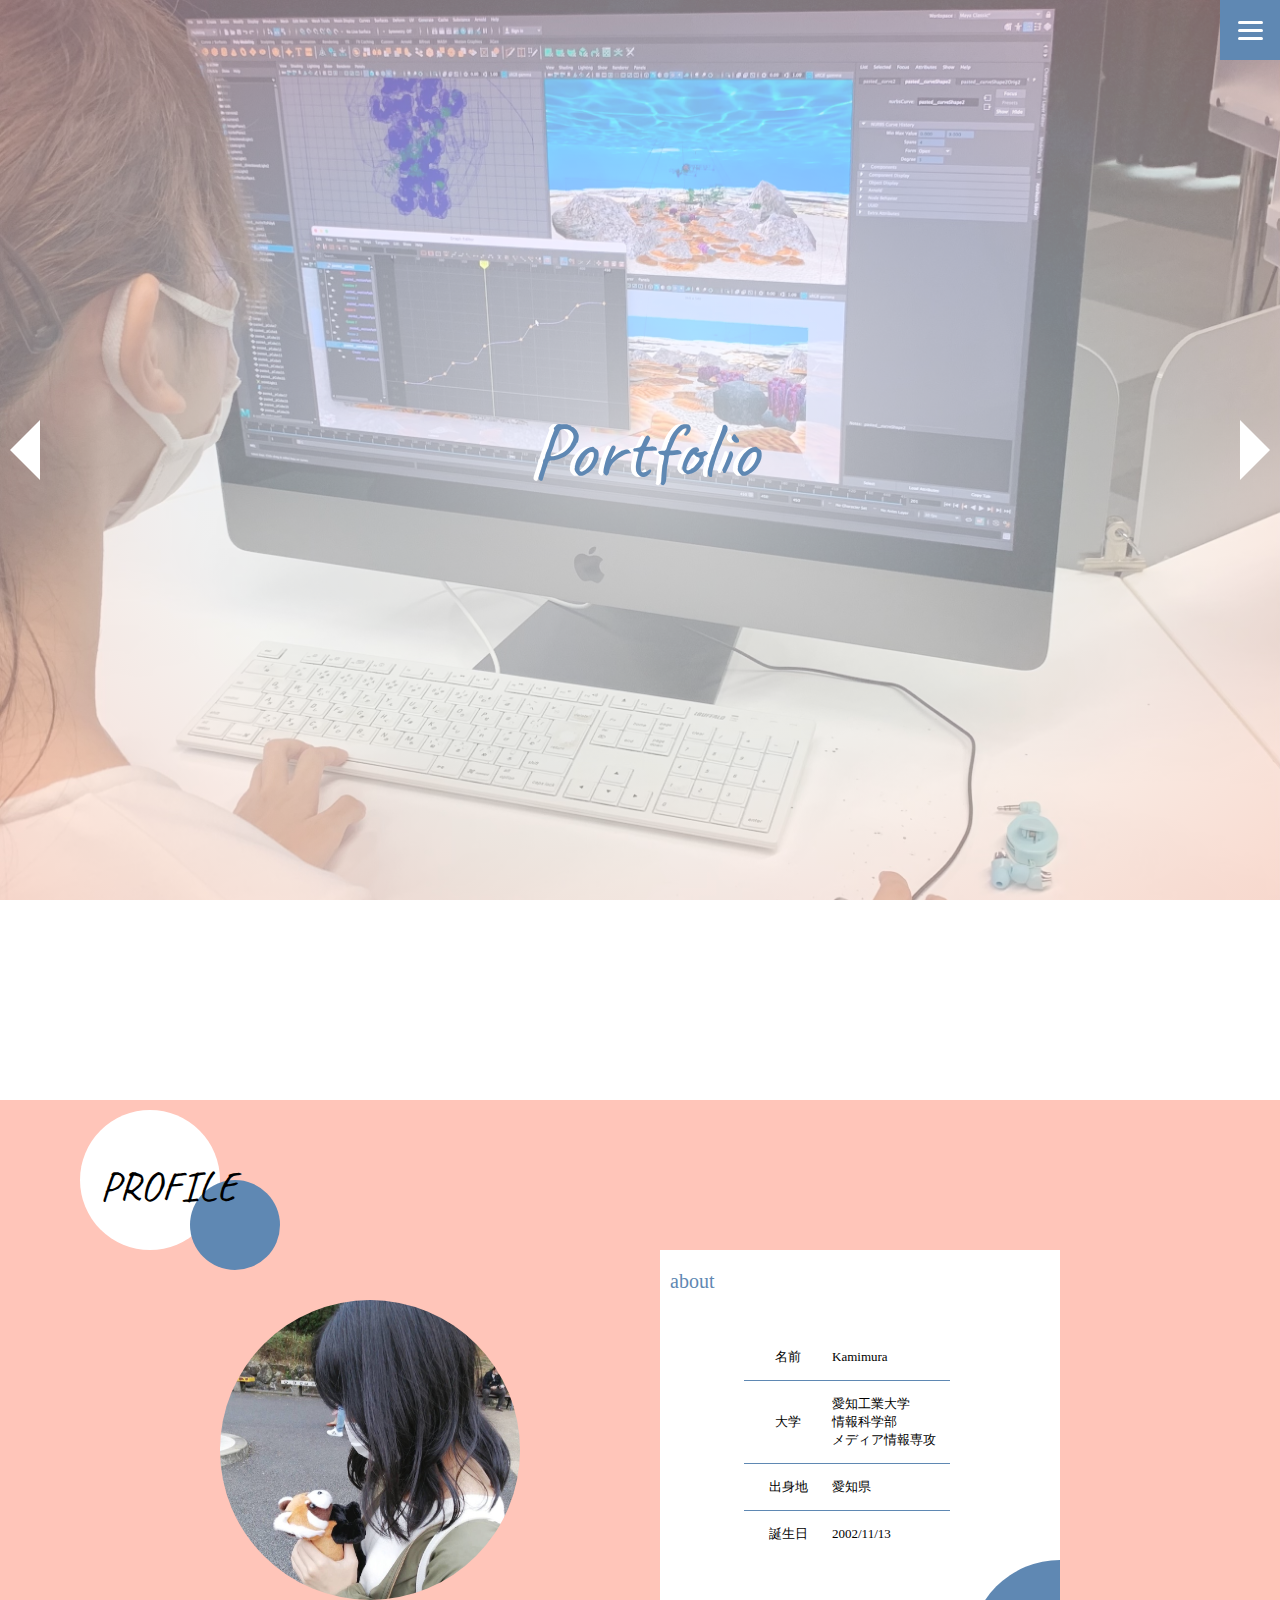
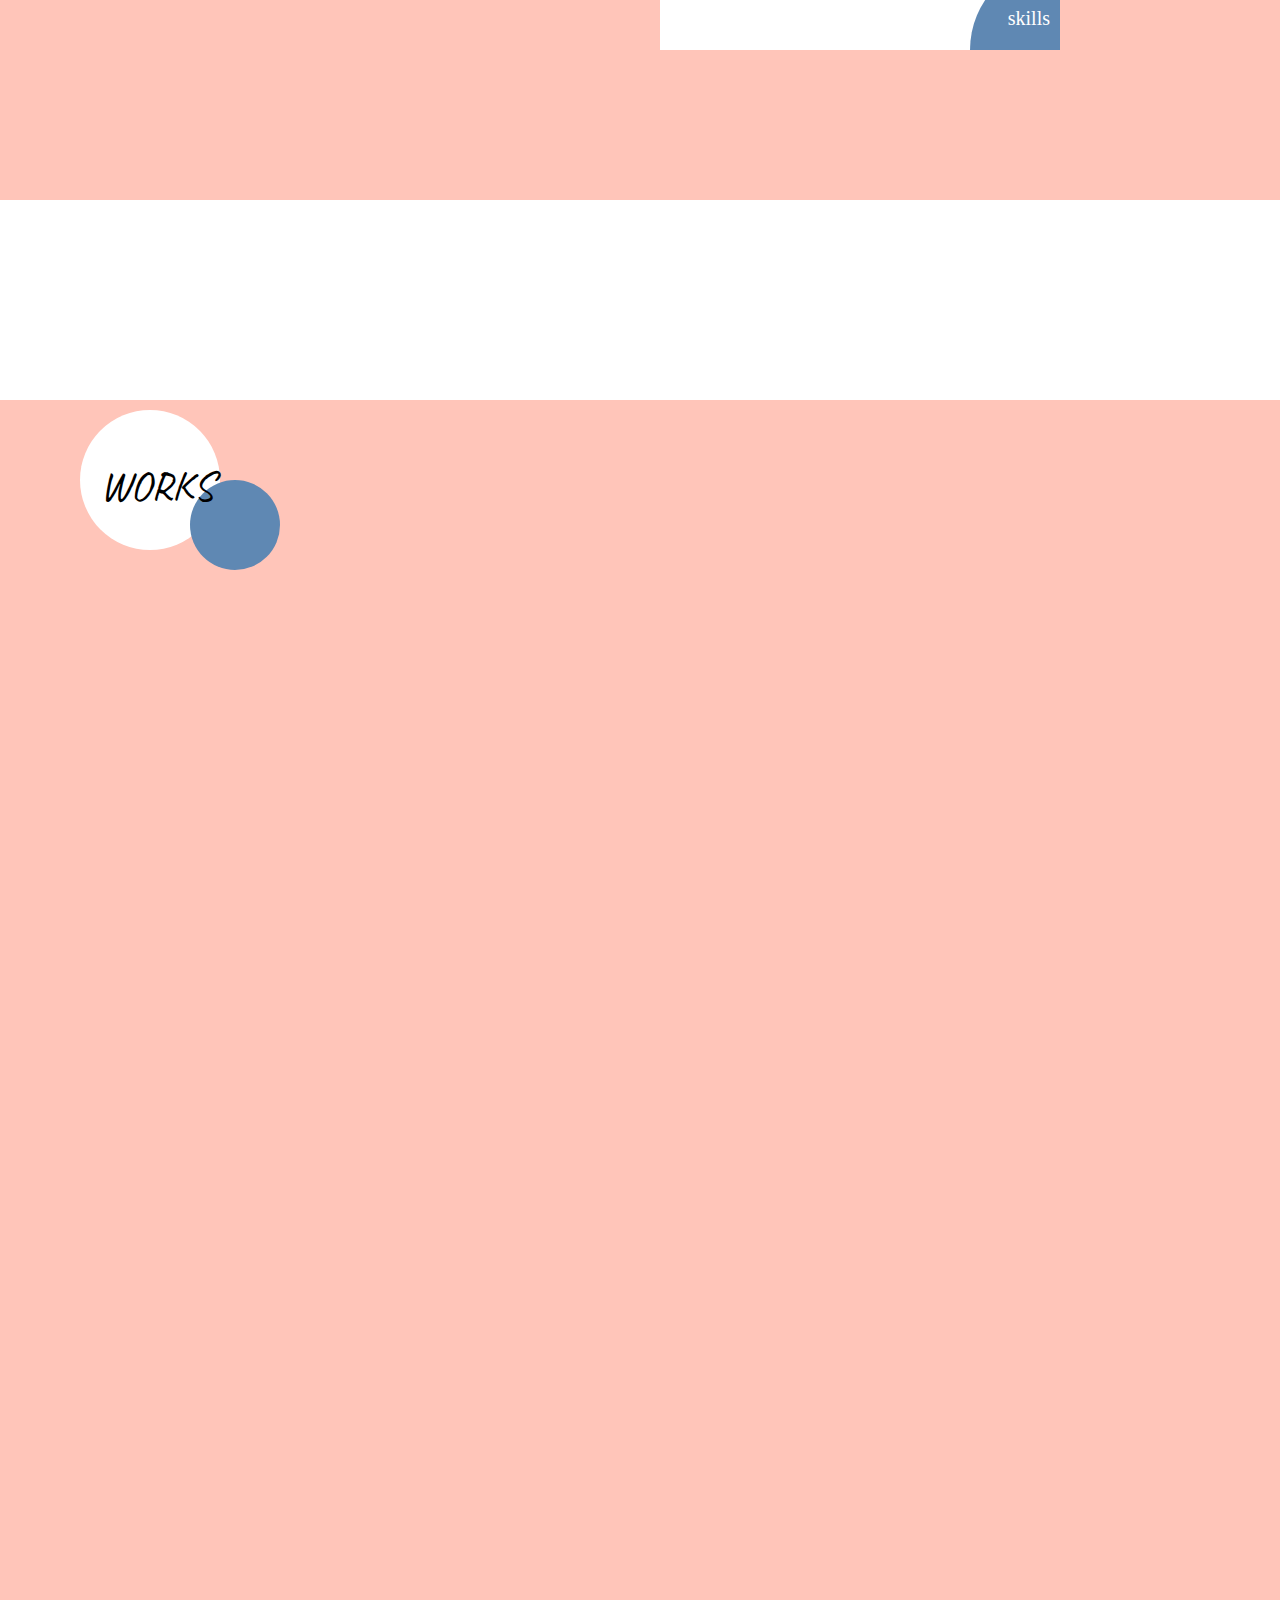
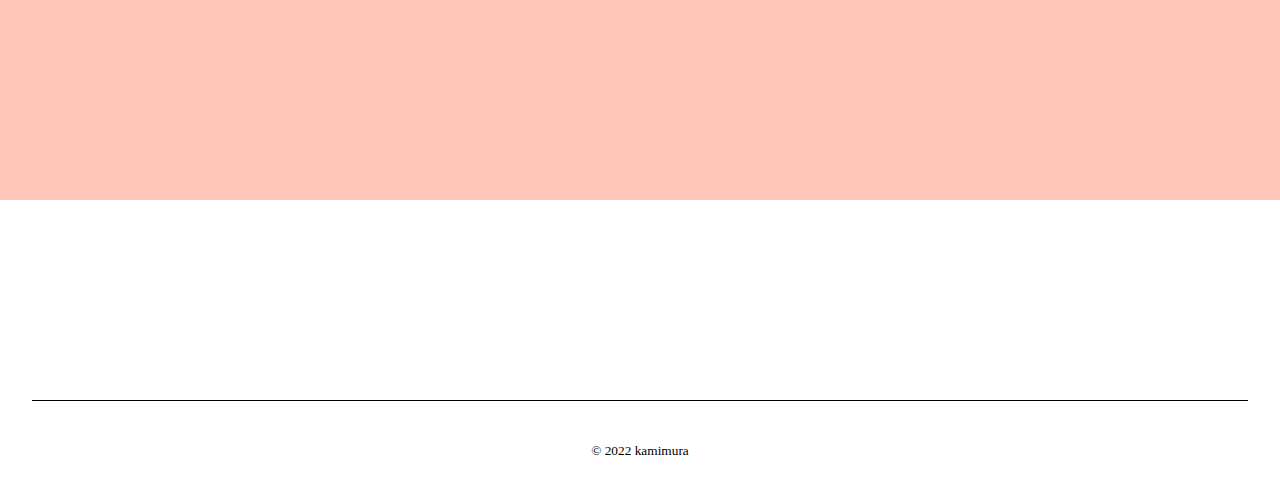
<file: index.html>
<!DOCTYPE html>
<html lang="ja">
<head>
    <meta charset="UTF-8">
    <meta http-equiv="X-UA-Compatible" content="IE=edge">
    <meta name="viewport" content="width=device-width, initial-scale=1.0">

    <!-- 検索流入を防ぐ -->
    <meta name="robots" content="noindex,nofollow">
    
    <title>Portfolio</title>
    <link rel="stylesheet" href="main_style.css">
    <link rel="stylesheet" href="menu.css">
    <style>
        @import url('https://fonts.googleapis.com/css2?family=Caveat&display=swap');
    </style>
    <script src="main.js" defer></script>
</head>
<body>
    <header>
        <div class="hamburger-menu">
            <input type="checkbox" id="menu-btn-check">
            <label for="menu-btn-check" class="menu-btn">
                <span></span>
            </label>
            <!--ここからメニュー-->
            <div class="menu-content">
                <ul>
                    <li class="top">
                        <a href="index.html" class="menu-link">TOP</a>
                        <small>profile / works</small>
                    </li>
                    <li>
                        <a href="my_logo.html" class="menu-link">MY LOGO</a>
                    </li>
                    <li>
                        <a href="poster_design.html" class="menu-link">POSTER DESIGN</a>
                    </li>
                    <li>
                        <a href="sketch_rendering.html" class="menu-link">SKETCH/RENDERING</a>
                    </li>
                    <li>
                        <a href="2D_animation.html" class="menu-link">2D ANIMATION</a>
                    </li>
                    <li>
                        <a href="3DCG.html" class="menu-link">3DCG</a>
                    </li>
                </ul>
            </div>
            <!--ここまでメニュー-->
        </div>
    </header>

    <main>
        <section id="hero">
            <h1>Portfolio</h1>
            <div id="sc-to-left"></div>
            <div id="sc-to-right"></div>
        </section>
    
        <section id="profile">
            <h2>PROFILE</h2>
            <div class="w_circle"></div>
            <div class="b_circle"></div>
            <div class="contents">
                <img src="./img/profile.JPG" alt="自分のアイコン">
                <div class="text_container">
                    <div class="about_btn"><p>about</p></div>
                    <div class="skills_btn"><p>skills</p></div>
                    <div class="about">
                        <table>
                            <tbody>
                              <tr><th>名前</th><td>Kamimura</td></tr>
                              <tr><th>大学</th><td>愛知工業大学<br>情報科学部<br>メディア情報専攻</td></tr>
                              <tr><th>出身地</th><td>愛知県</td></tr>
                              <tr><th>誕生日</th><td>2002/11/13</td></tr>
                            </tbody>
                          </table>
                    </div>
                    <div class="skills">
                        <table>
                            <tbody>
                                <tr><th>資格</th><td>CGクリエイター検定<br>エキスパート</td></tr>
                                <tr><th>経験</th><td>C, Java, JavaScript, HTML5, CSS, Maya, Illustrator,Photoshop</td></tr>
                                <tr><th>受賞歴</th><td>CG-ARTS賞<br>(2021年後期)</td></tr>
                            </tbody>
                        </table>
                    </div>
                </div>
            </div>
        </section>
    
        <section id="works">
            <h2>WORKS</h2>
            <div class="w_circle"></div>
            <div class="b_circle"></div>
            <ul>
                <li id="logo">
                    <div>
                        <a href="my_logo.html">MY LOGO</a>
                    </div>
                </li>
                <li id="poster">
                    <div>
                        <a href="poster_design.html">POSTER DESIGN</a>
                    </div>
                </li>
                <li id="sketch">
                    <div>
                        <a href="sketch_rendering.html">SKETCH/RENDERING</a>
                    </div>
                </li>
                <li id="anime">
                    <div>
                        <a href="2D_animation.html">2D ANIMATION</a>
                    </div>
                </li>
                <li id="CG">
                    <div>
                        <a href="3DCG.html">3DCG</a>
                    </div>
                </li>
            </ul>
        </section>
    </main>

    <footer>
        <div>
            <small>
                &copy; 2022 kamimura
            </small>
        </div>
    </footer>
</body>
</html>
</file>
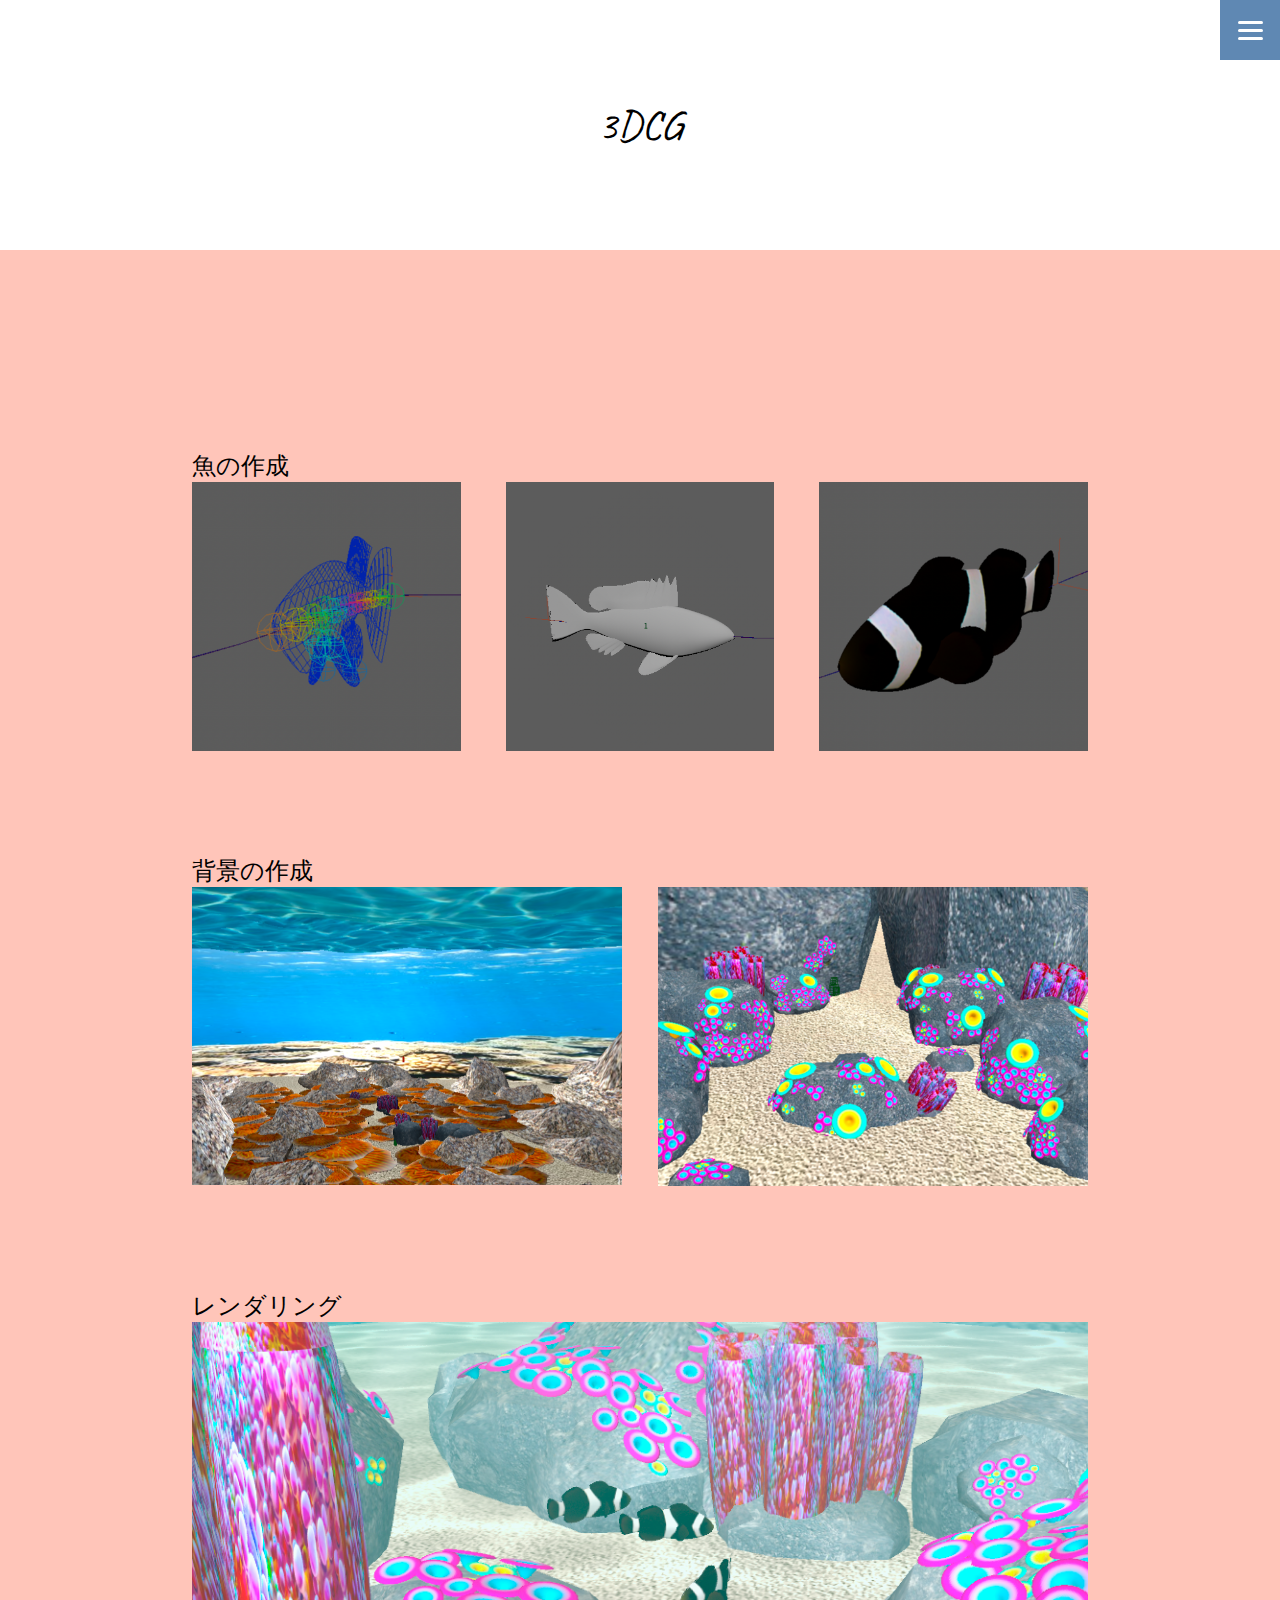
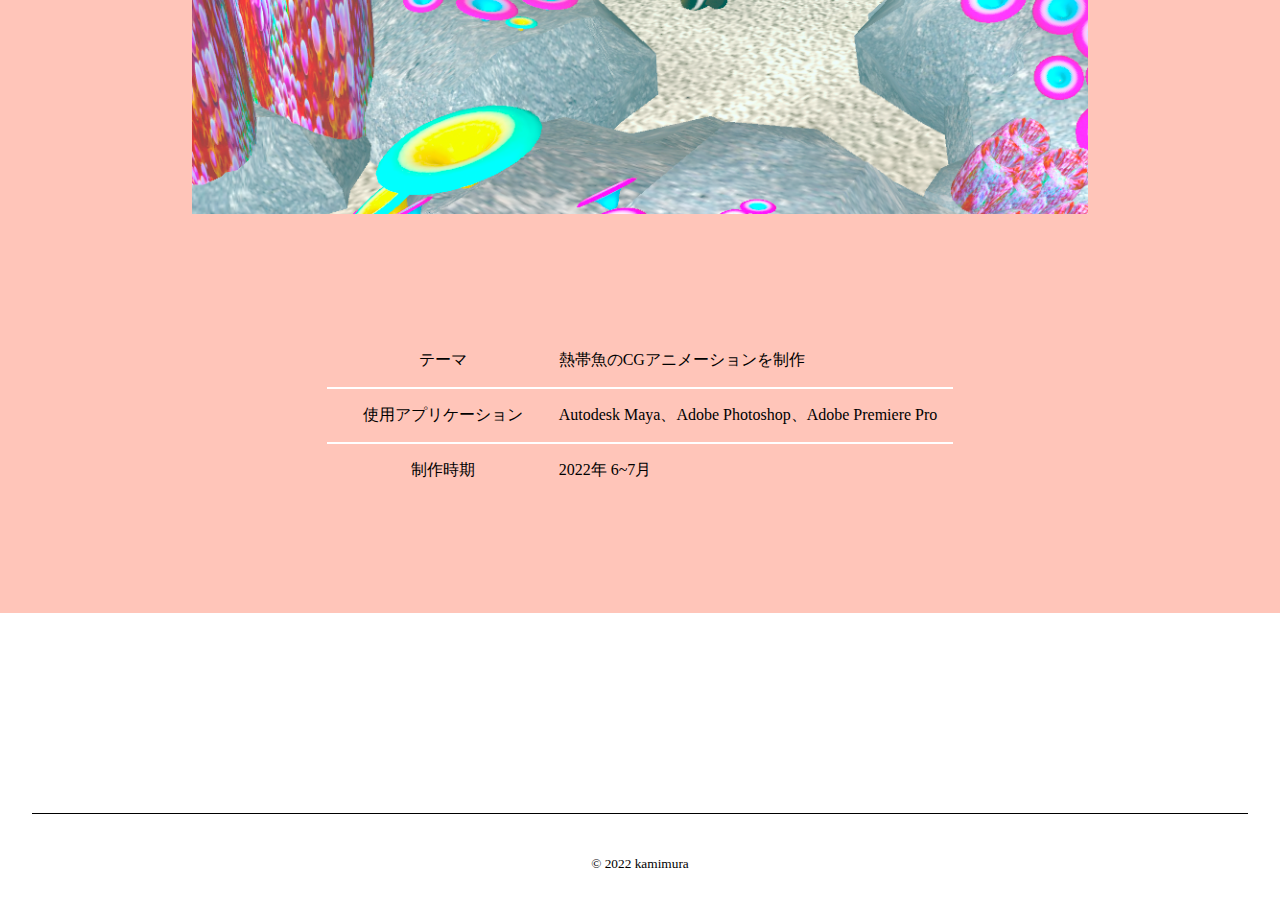
<file: 3DCG.html>
<!DOCTYPE html>
<html lang="ja">
<head>
    <meta charset="UTF-8">
    <meta http-equiv="X-UA-Compatible" content="IE=edge">
    <meta name="viewport" content="width=device-width, initial-scale=1.0">

    <!-- 検索流入を防ぐ -->
    <meta name="robots" content="noindex,nofollow">
    
    <title>3DCG</title>
    <link rel="stylesheet" href="menu.css">
    <style>
        @import url('https://fonts.googleapis.com/css2?family=Caveat&display=swap');
    </style>
    <link rel="stylesheet" href="works.css">
    <link rel="stylesheet" href="3DCG.css">
</head>
<body>
    <header>
        <div class="hamburger-menu">
            <input type="checkbox" id="menu-btn-check">
            <label for="menu-btn-check" class="menu-btn">
                <span></span>
            </label>
            <!--ここからメニュー-->
            <div class="menu-content">
                <ul>
                    <li class="top">
                        <a href="index.html" class="menu-link">TOP</a>
                        <small>profile / works</small>
                    </li>
                    <li>
                        <a href="my_logo.html" class="menu-link">MY LOGO</a>
                    </li>
                    <li>
                        <a href="poster_design.html" class="menu-link">POSTER DESIGN</a>
                    </li>
                    <li>
                        <a href="sketch_rendering.html" class="menu-link">SKETCH/RENDERING</a>
                    </li>
                    <li>
                        <a href="2D_animation.html" class="menu-link">2D ANIMATION</a>
                    </li>
                    <li>
                        <a href="3DCG.html" class="menu-link">3DCG</a>
                    </li>
                </ul>
            </div>
            <!--ここまでメニュー-->
        </div>
        <h1>3DCG</h1>
    </header>
    <main>
        <section>
            <div class="fish">
                <h2>魚の作成</h2>
                <ul>
                    <li>
                        <img src="./img/3DCGimg1.png" alt="sakana1">
                    </li>
                    <li>
                        <img src="./img/3DCGimg2.png" alt="sakana2">
                    </li>
                    <li>
                        <img src="./img/3DCGimg3.png" alt="sakana3">
                    </li>
                </ul>
            </div>
            <div class="background">
                <h2>背景の作成</h2>
                <ul>
                    <li>
                        <img src="./img/3DCGimg4.png" alt="haikei1">
                    </li>
                    <li>
                        <img src="./img/3DCGimg5.png" alt="haikei2">
                    </li>
                </ul>
            </div>
            <div class="rendering">
                <h2>レンダリング</h2>
                <img src="./img/3DCGimg6.png" alt="rendering">
            </div>
            <table>
                <tbody>
                    <tr>
                        <th>テーマ</th><td>熱帯魚のCGアニメーションを制作</td>
                    </tr>
                    <tr>
                        <th>使用アプリケーション</th><td>Autodesk Maya、Adobe Photoshop、Adobe Premiere Pro</td>
                    </tr>
                    <tr>
                        <th>制作時期</th><td>2022年 6~7月</td>
                    </tr>
                </tbody>
            </table>
        </section>
    </main>
    
    <footer>
        <div>
            <small>
                &copy; 2022 kamimura
            </small>
        </div>
    </footer>
</body>
</html>
</file>
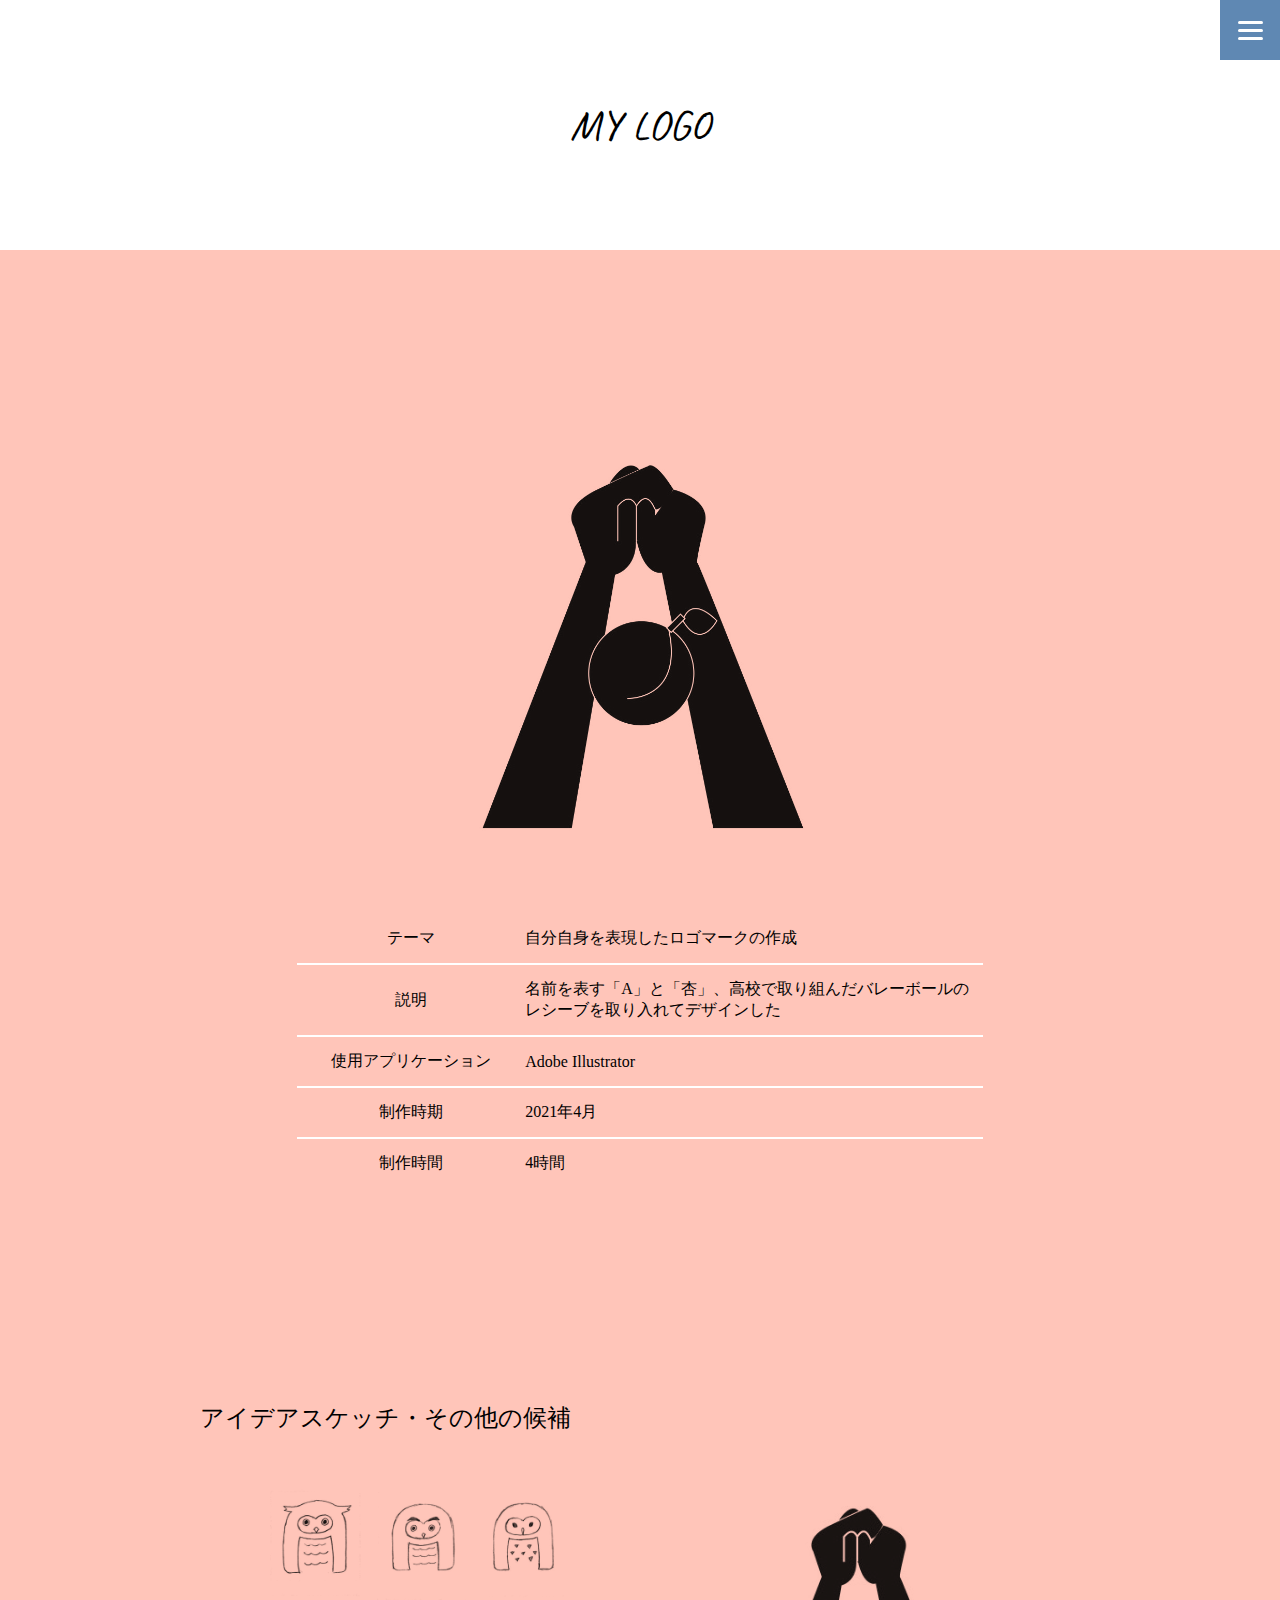
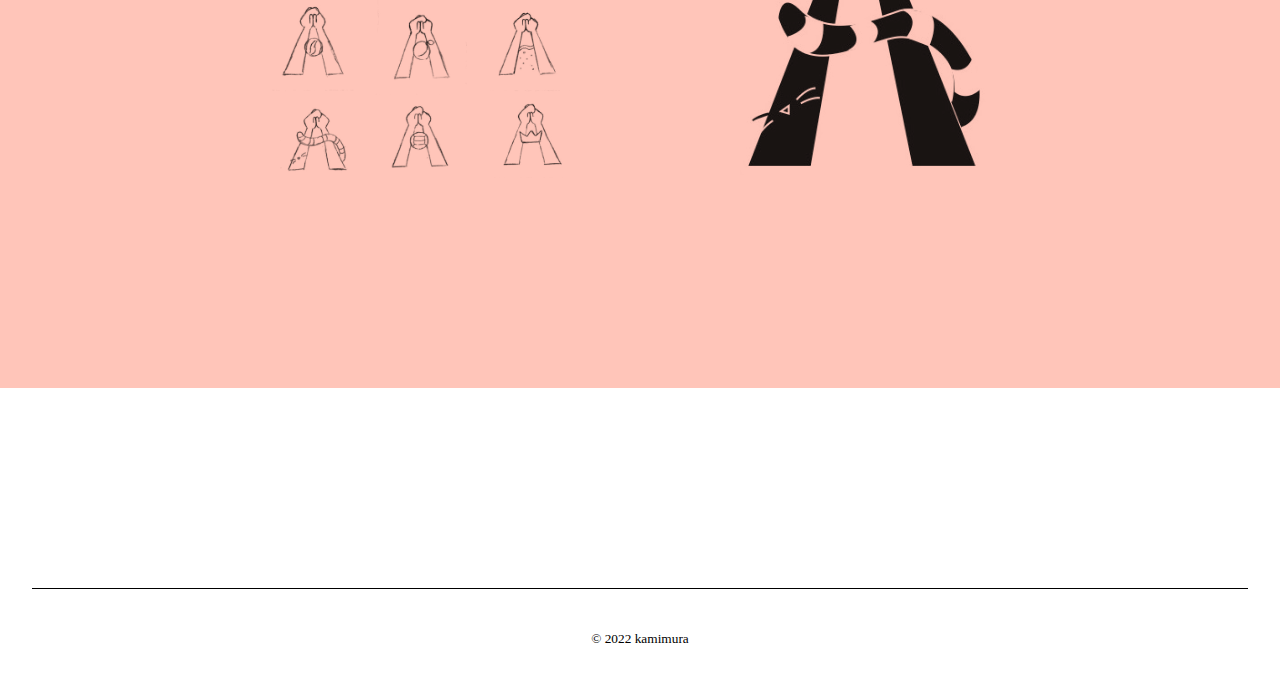
<file: my_logo.html>
<!DOCTYPE html>
<html lang="ja">
<head>
    <meta charset="UTF-8">
    <meta http-equiv="X-UA-Compatible" content="IE=edge">
    <meta name="viewport" content="width=device-width, initial-scale=1.0">
    
    <!-- 検索流入を防ぐ -->
    <meta name="robots" content="noindex,nofollow">
    
    <title>MY LOGO</title>
    <link rel="stylesheet" href="menu.css">
    <style>
        @import url('https://fonts.googleapis.com/css2?family=Caveat&display=swap');
    </style>
    <link rel="stylesheet" href="my_logo.css">
    <link rel="stylesheet" href="works.css">
</head>
<body>
    <header>
        <div class="hamburger-menu">
            <input type="checkbox" id="menu-btn-check">
            <label for="menu-btn-check" class="menu-btn">
                <span></span>
            </label>
            <!--ここからメニュー-->
            <div class="menu-content">
                <ul>
                    <li class="top">
                        <a href="index.html" class="menu-link">TOP</a>
                        <small>profile / works</small>
                    </li>
                    <li>
                        <a href="my_logo.html" class="menu-link">MY LOGO</a>
                    </li>
                    <li>
                        <a href="poster_design.html" class="menu-link">POSTER DESIGN</a>
                    </li>
                    <li>
                        <a href="sketch_rendering.html" class="menu-link">SKETCH/RENDERING</a>
                    </li>
                    <li>
                        <a href="2D_animation.html" class="menu-link">2D ANIMATION</a>
                    </li>
                    <li>
                        <a href="3DCG.html" class="menu-link">3DCG</a>
                    </li>
                </ul>
            </div>
            <!--ここまでメニュー-->
        </div>
        <h1>MY LOGO</h1>
    </header>
    <main>
        <section>
            <img src="./img/logo1.PNG" alt="logo">
            <table>
                <tbody>
                    <tr>
                        <th>テーマ</th><td>自分自身を表現したロゴマークの作成</td>
                    </tr>
                    <tr>
                        <th>説明</th><td><p>名前を表す「A」と「杏」、高校で取り組んだバレーボールの<br>レシーブを取り入れてデザインした</p></td>
                    </tr>
                    <tr>
                        <th>使用アプリケーション</th><td>Adobe Illustrator</td>
                    </tr>
                    <tr>
                        <th>制作時期</th><td>2021年4月</td>
                    </tr>
                    <tr>
                        <th>制作時間</th><td>4時間</td>
                    </tr>
                </tbody>
            </table>
            <div>
                <h2>アイデアスケッチ・その他の候補</h2>
                <ul>
                    <li>
                        <img src="./img/logo2.PNG" alt="idea_sketch">
                    </li>
                    <li>
                        <img src="./img/logo3.PNG" alt="kouho">
                    </li>
                </ul>
            </div>
        </section>
    </main>
    
    <footer>
        <div>
            <small>
                &copy; 2022 kamimura
            </small>
        </div>
    </footer>
</body>
</html>
</file>
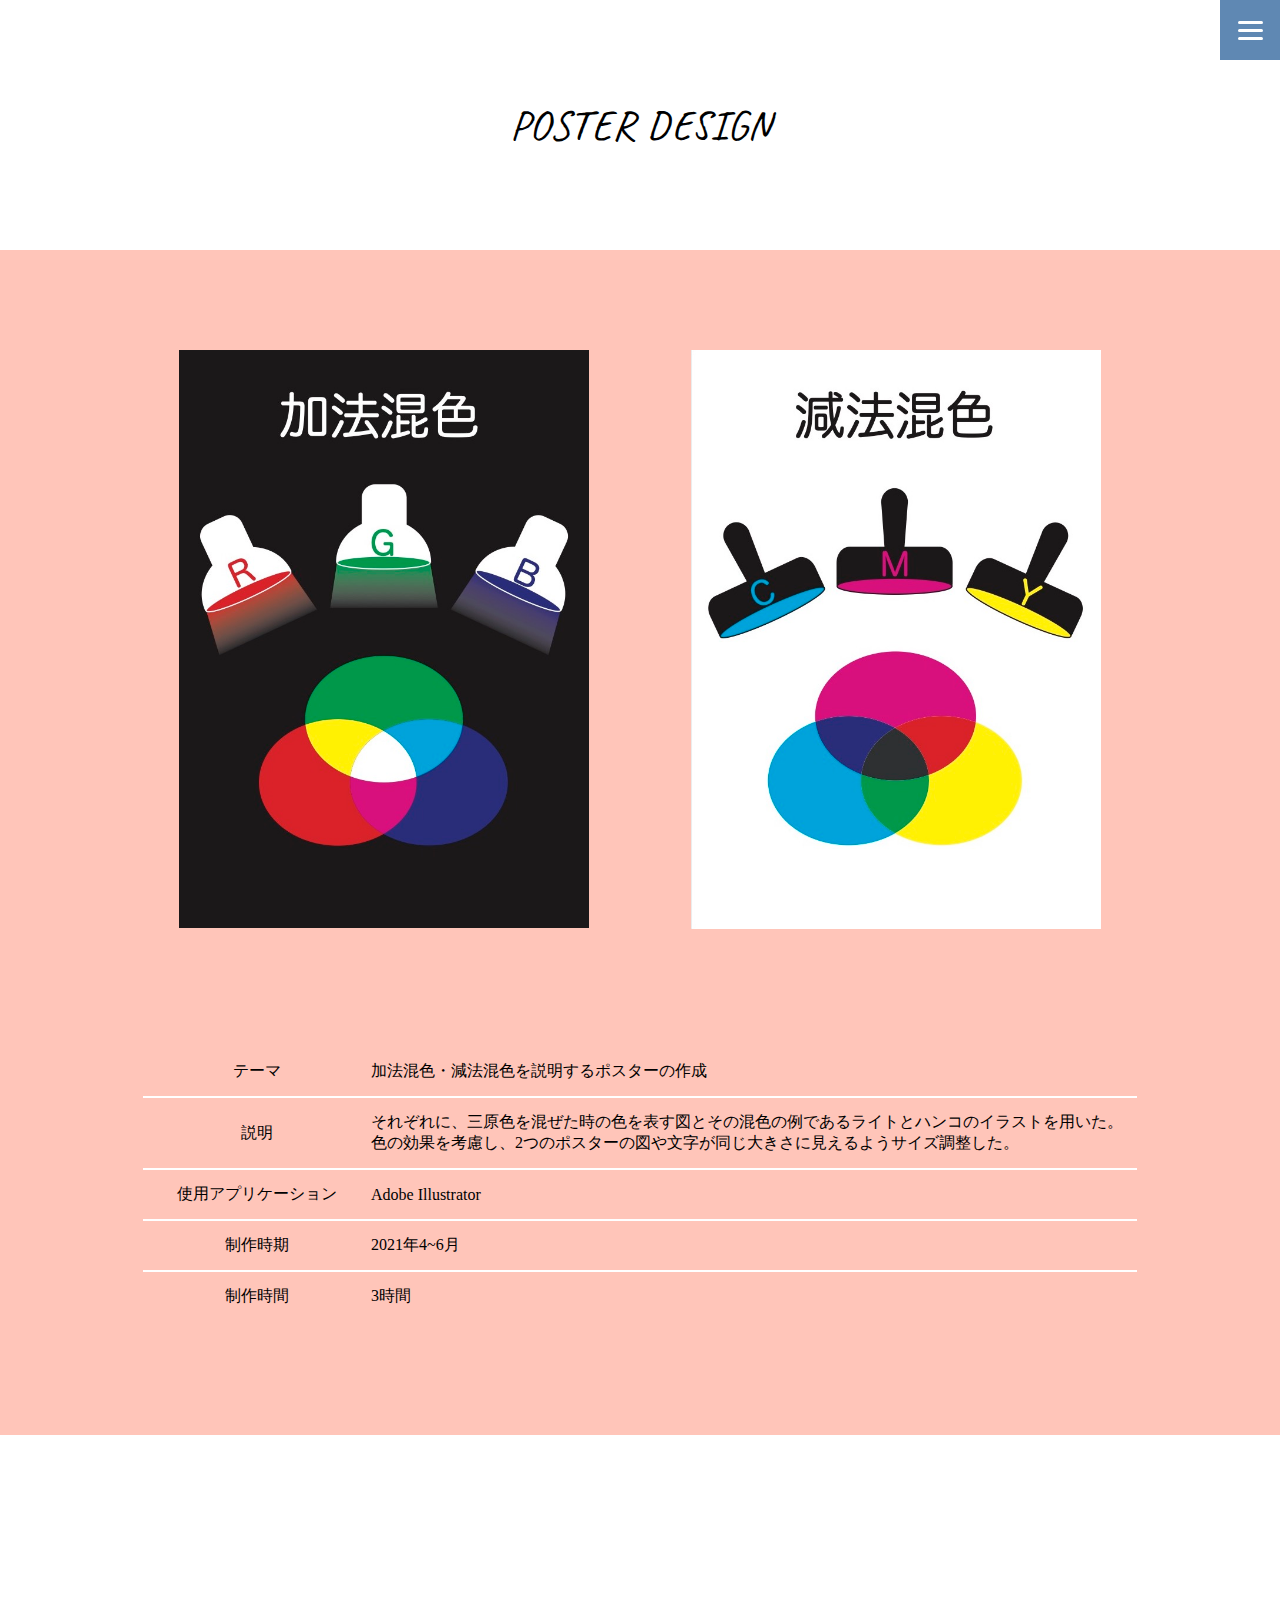
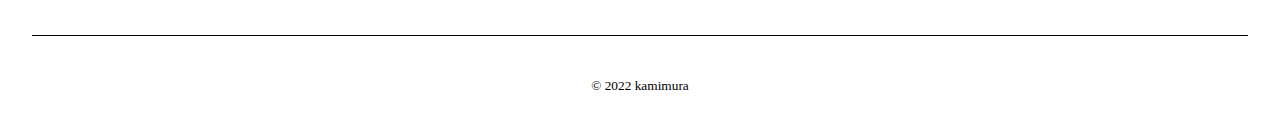
<file: poster_design.html>
<!DOCTYPE html>
<html lang="ja">
<head>
    <meta charset="UTF-8">
    <meta http-equiv="X-UA-Compatible" content="IE=edge">
    <meta name="viewport" content="width=device-width, initial-scale=1.0">

    <!-- 検索流入を防ぐ -->
    <meta name="robots" content="noindex,nofollow">
    
    <title>POSTER DESIGN</title>
    <link rel="stylesheet" href="menu.css">
    <style>
        @import url('https://fonts.googleapis.com/css2?family=Caveat&display=swap');
    </style>
    <link rel="stylesheet" href="works.css">
    <link rel="stylesheet" href="poster_design.css">
</head>
<body>
    <header>
        <div class="hamburger-menu">
            <input type="checkbox" id="menu-btn-check">
            <label for="menu-btn-check" class="menu-btn">
                <span></span>
            </label>
            <!--ここからメニュー-->
            <div class="menu-content">
                <ul>
                    <li class="top">
                        <a href="index.html" class="menu-link">TOP</a>
                        <small>profile / works</small>
                    </li>
                    <li>
                        <a href="my_logo.html" class="menu-link">MY LOGO</a>
                    </li>
                    <li>
                        <a href="poster_design.html" class="menu-link">POSTER DESIGN</a>
                    </li>
                    <li>
                        <a href="sketch_rendering.html" class="menu-link">SKETCH/RENDERING</a>
                    </li>
                    <li>
                        <a href="2D_animation.html" class="menu-link">2D ANIMATION</a>
                    </li>
                    <li>
                        <a href="3DCG.html" class="menu-link">3DCG</a>
                    </li>
                </ul>
            </div>
            <!--ここまでメニュー-->
        </div>
        <h1>POSTER DESIGN</h1>
    </header>

    <main>
        <section>
            <ul>
                <li>
                    <img src="./img/kahou.jpg" alt="kahou">
                </li>
                <li>
                    <img src="./img/genpou.jpg" alt="genpou">
                </li>
            </ul>
            <table>
                <tbody>
                    <tr>
                        <th>テーマ</th><td>加法混色・減法混色を説明するポスターの作成</td>
                    </tr>
                    <tr>
                        <th>説明</th><td>それぞれに、三原色を混ぜた時の色を表す図とその混色の例であるライトとハンコのイラストを用いた。<br>色の効果を考慮し、2つのポスターの図や文字が同じ大きさに見えるようサイズ調整した。</td>
                    </tr>
                    <tr>
                        <th>使用アプリケーション</th><td>Adobe Illustrator</td>
                    </tr>
                    <tr>
                        <th>制作時期</th><td>2021年4~6月</td>
                    </tr>
                    <tr>
                        <th>制作時間</th><td>3時間</td>
                    </tr>
                </tbody>
            </table>
        </section>
    </main>

    <footer>
        <div>
            <small>
                &copy; 2022 kamimura
            </small>
        </div>
    </footer>
</body>
</html>
</file>
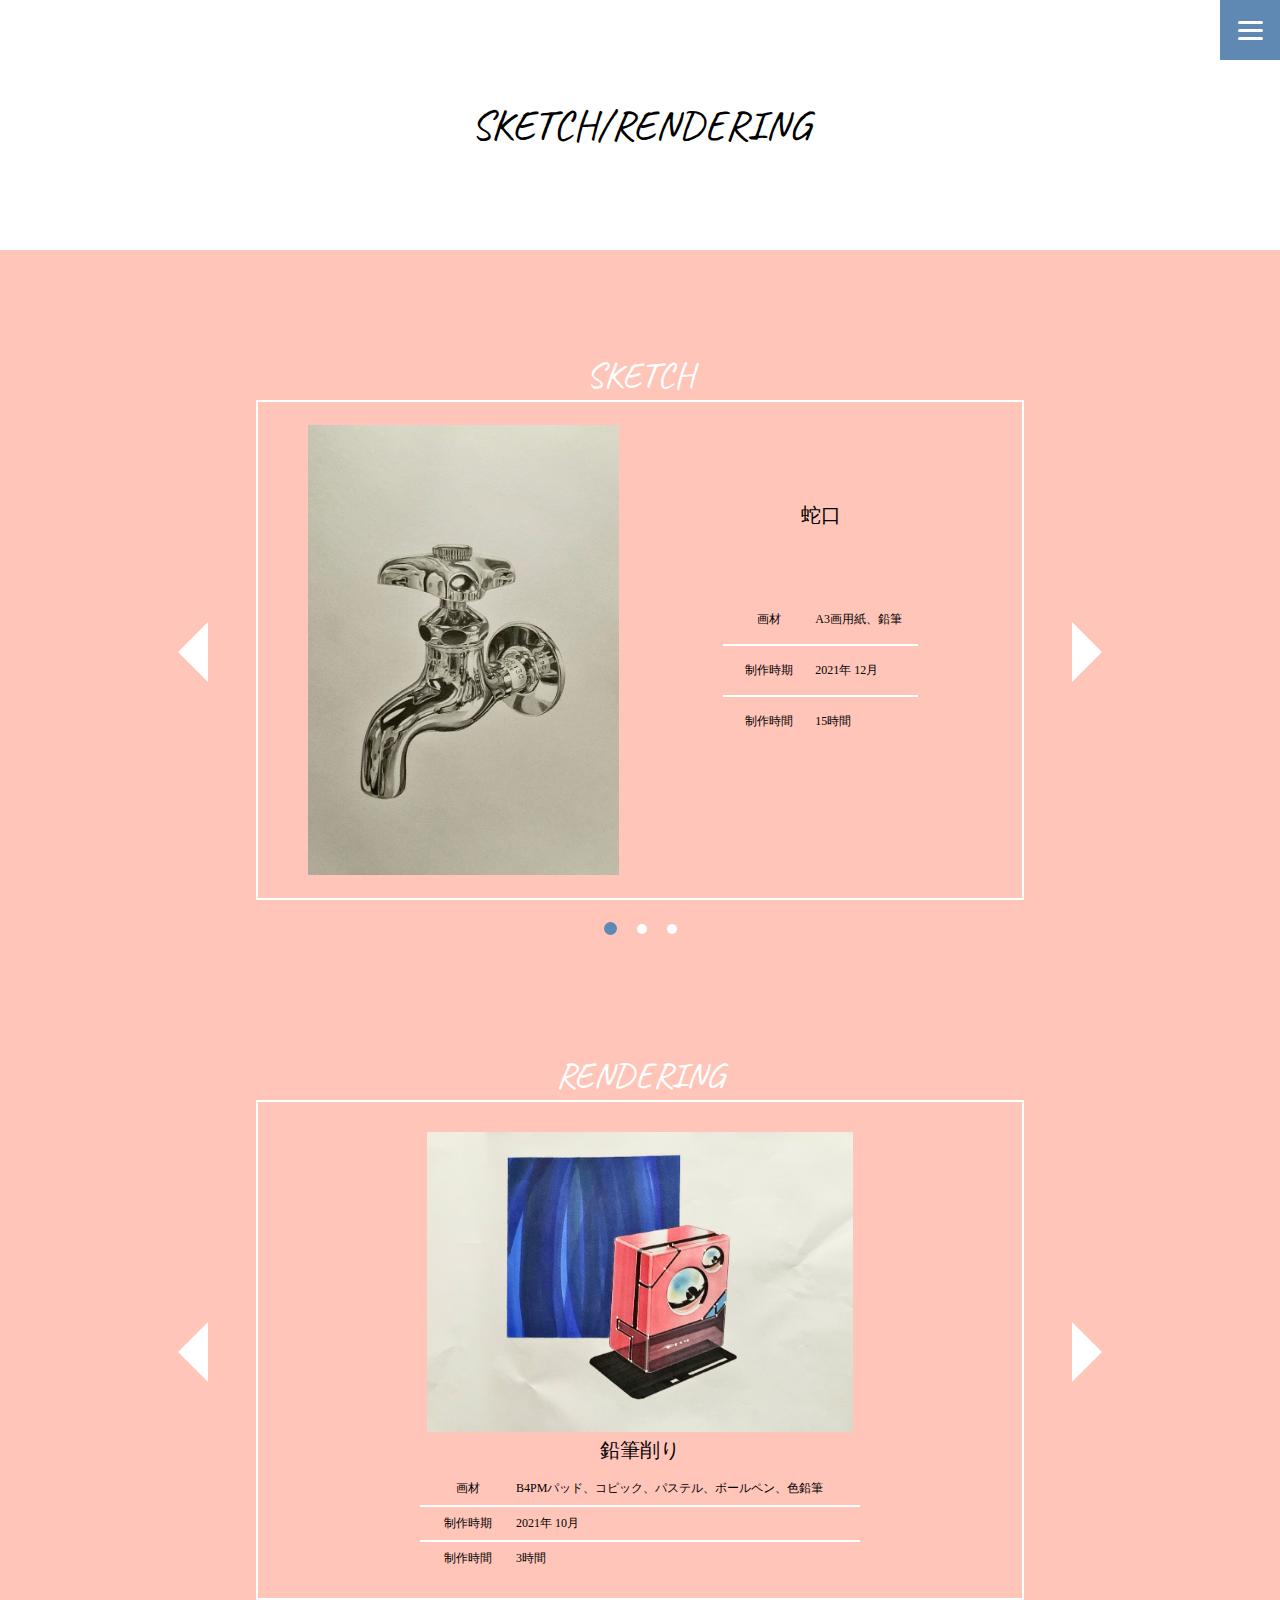
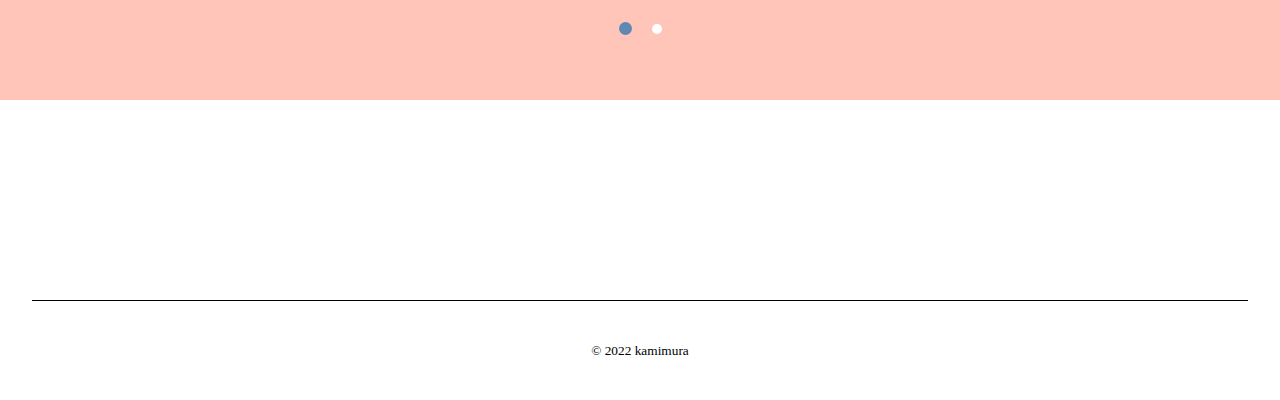
<file: sketch_rendering.html>
<!DOCTYPE html>
<html lang="ja">
<head>
    <meta charset="UTF-8">
    <meta http-equiv="X-UA-Compatible" content="IE=edge">
    <meta name="viewport" content="width=device-width, initial-scale=1.0">

    <!-- 検索流入を防ぐ -->
    <meta name="robots" content="noindex,nofollow">
    
    <title>SKETCH/RENDERING</title>
    <link rel="stylesheet" href="menu.css">
    <style>
        @import url('https://fonts.googleapis.com/css2?family=Caveat&display=swap');
    </style>
    <link rel="stylesheet" href="works.css">
    <link rel="stylesheet" href="sketch_rendering.css">
    <script src="sketch_rendering.js" defer></script>
</head>
<body>
    <header>
        <div class="hamburger-menu">
            <input type="checkbox" id="menu-btn-check">
            <label for="menu-btn-check" class="menu-btn">
                <span></span>
            </label>
            <!--ここからメニュー-->
            <div class="menu-content">
                <ul>
                    <li class="top">
                        <a href="index.html" class="menu-link">TOP</a>
                        <small>profile / works</small>
                    </li>
                    <li>
                        <a href="my_logo.html" class="menu-link">MY LOGO</a>
                    </li>
                    <li>
                        <a href="poster_design.html" class="menu-link">POSTER DESIGN</a>
                    </li>
                    <li>
                        <a href="sketch_rendering.html" class="menu-link">SKETCH/RENDERING</a>
                    </li>
                    <li>
                        <a href="2D_animation.html" class="menu-link">2D ANIMATION</a>
                    </li>
                    <li>
                        <a href="3DCG.html" class="menu-link">3DCG</a>
                    </li>
                </ul>
            </div>
            <!--ここまでメニュー-->
        </div>
        <h1>SKETCH/RENDERING</h1>
    </header>

    <main>
        <section>
            <ul>
                <li>
                    <h2>SKETCH</h2>
                    <div class="sketch_back backbutton"></div>
                    <div class="sketch_next nextbutton"></div>
                    <div class="circle">
                        <div id="s1"></div>
                        <div id="s2"></div>
                        <div id="s3"></div>
                    </div>
                    <div class="sketch" id="s_layer1">
                        <img src="./img/sketch1.jpg" height="450px" alt="sketch">
                        <div class="title_text">
                            <h3>蛇口</h3>
                            <table>
                                <tbody>
                                    <tr>
                                        <th>画材</th><td>A3画用紙、鉛筆</td>
                                    </tr>
                                    <tr>
                                        <th>制作時期</th><td>2021年 12月</td>
                                    </tr>
                                    <tr>
                                        <th>制作時間</th><td>15時間</td>
                                    </tr>
                                </tbody>
                            </table>
                        </div>
                    </div>
                    <div class="sketch" id="s_layer2">
                        <img src="./img/sketch2.jpg" height="450px" alt="sketch">
                        <div class="title_text">
                            <h3>手</h3>
                            <table>
                                <tbody>
                                    <tr>
                                        <th>画材</th><td>A3画用紙、鉛筆</td>
                                    </tr>
                                    <tr>
                                        <th>制作時期</th><td>2021年 11月</td>
                                    </tr>
                                    <tr>
                                        <th>制作時間</th><td>3時間</td>
                                    </tr>
                                </tbody>
                            </table>
                        </div>
                    </div>
                    <div class="sketch" id="s_layer3">
                        <img src="./img/sketch3.jpg" height="450px" alt="sketch">
                        <div class="title_text">
                            <h3>ビール瓶</h3>
                            <table>
                                <tbody>
                                    <tr>
                                        <th>画材</th><td>A3画用紙、鉛筆</td>
                                    </tr>
                                    <tr>
                                        <th>制作時期</th><td>2022年 1月</td>
                                    </tr>
                                    <tr>
                                        <th>制作時間</th><td>6時間</td>
                                    </tr>
                                </tbody>
                            </table>
                        </div>
                    </div>
                </li>
                <li>
                    <h2>RENDERING</h2>
                    <div class="rendering_back backbutton"></div>
                    <div class="rendering_next nextbutton"></div>
                    <div class="circle">
                        <div id="r1"></div>
                        <div id="r2"></div>
                    </div>
                    <div class="rendering" id="r_layer1">
                        <img src="./img/rendering1.jpg" height="300px" alt="rendering">
                        <div class="title_text">
                            <h3>鉛筆削り</h3>
                            <table>
                                <tbody>
                                    <tr>
                                        <th>画材</th><td>B4PMパッド、コピック、パステル、ボールペン、色鉛筆</td>
                                    </tr>
                                    <tr>
                                        <th>制作時期</th><td>2021年 10月</td>
                                    </tr>
                                    <tr>
                                        <th>制作時間</th><td>3時間</td>
                                    </tr>
                                </tbody>
                            </table>
                        </div>
                    </div>
                    <div class="rendering" id="r_layer2">
                        <img src="./img/rendering2.jpg" height="300px" alt="rendering">
                        <div class="title_text">
                            <h3>香水・口紅</h3>
                            <table>
                                <tbody>
                                    <tr>
                                        <th>画材</th><td>B4PMパッド、コピック、パステル、ボールペン、色鉛筆</td>
                                    </tr>
                                    <tr>
                                        <th>制作時期</th><td>2021年 10月</td>
                                    </tr>
                                    <tr>
                                        <th>制作時間</th><td>3時間</td>
                                    </tr>
                                </tbody>
                            </table>
                        </div>
                    </div>
                </li>
            </ul>
        </section>
    </main>
    
    <footer>
        <div>
            <small>
                &copy; 2022 kamimura
            </small>
        </div>
    </footer>
</body>
</html>
</file>
<file: main_style.css>
* {
    margin: 0;
    padding: 0;
    box-sizing: border-box;
    font-weight: normal;
}
  
*::after, *::before {
    box-sizing: inherit;
}


h2 {
    font-family: 'Caveat', cursive;
    font-size: 42px;
    position: absolute;
    top: 60px;
    left: 100px;
    z-index: 1;
}
.w_circle {
    height: 140px;
    width: 140px;
    background-color: #ffffff;
    position: absolute;
    border-radius: 50%;
    top: 10px;
    left: 80px;
}
.b_circle {
    height: 90px;
    width: 90px;
    background-color: #5F88B3;
    position: absolute;
    border-radius: 50%;
    top: 80px;
    left: 190px;
}


/*hero*/
#hero {
    height: 100vh;
    display: flex;
    justify-content: center;
    align-items: center;
    position: relative;
    background-size: cover;
    transition: 0.5s;
}
#hero::after {
    content: '';
    background: radial-gradient( #ffffffc0,#ffffff80, #FFC5B980);
    position: absolute;
    top: 0;
    right: 0;
    bottom: 0;
    left: 0;
}
#hero #sc-to-left {
    width: 0;
    height: 0;
    border-top: 30px solid transparent;
    border-right: 30px solid #fff;
    border-bottom: 30px solid transparent;
    position: absolute;
    left: 10px;
    z-index: 1;
}
#hero #sc-to-right {
    width: 0;
    height: 0;
    border-left: 30px solid #fff;
    border-top: 30px solid transparent;
    border-bottom: 30px solid transparent;
    position: absolute;
    right: 10px;
    z-index: 1;
}
h1 {
    font-family: 'Caveat', cursive;
    font-size: 80px;
    z-index: 1;
    position: relative;
    color: #fff;
}
h1::after {
    content: "Portfolio";
    font-family: 'Caveat', cursive;
    font-size: 80px;
    z-index: 1;
    position: absolute;
    color: #5F88B3;
    left: 5px;
}


/*profile*/
#profile {
    margin-top: 200px;
    height: 700px;
    background-color: #FFC5B9;
    position: relative;
}
#profile .contents {
    padding: 0 150px;
    height: 100%;
    display: flex;
    align-items: center;
    justify-content: space-around;
}
#profile .text_container {
    height: 400px;
    width: 400px;
    background-color: #fff;
    position: relative;
    overflow: hidden;
}
#profile img {
    height: 300px;
    width: 300px;
    border-radius: 50%;
    object-fit: cover;
}
.about_btn,.skills_btn {
    position: absolute;
    height: 90px;
    width: 90px;
    display: flex;
    justify-content: center;
    align-items: center;
    font-size: 20px;
    z-index: 10;
    transition: 0.2s;
}
.about_btn {
    background-color: #ffffff;
    color: #5F88B3;
    border-radius: 0 0 100% 0;
}
.about_btn p {
    left: 10px;
    top: 20px;
    position: absolute;
}
.skills_btn {
    background-color: #5F88B3;
    color: #ffffff;
    bottom: 0;
    right: 0;
    border-radius: 100% 0 0 0;
    padding: 20px 0 0 20px;
}
.skills_btn p {
    right: 10px;
    bottom: 20px;
    position: absolute;
}
.about_btn:hover,.skills_btn:hover {
    height: 100px;
    width: 100px;
}
.about,.skills {
    height: 565px;
    width: 565px;
    position: absolute;
}
.about {
    background-color: #ffffff;
    border-radius: 0 0 100% 0;
    z-index: 1;
}
.about table {
    margin: 70px 235px 235px 70px;
    font-size: 13px;
}
.skills {
    background-color: #5F88B3;
    color: #fff;
    right: 0;
    bottom: 0;
    border-radius: 100% 0 0 0;
}
.skills table {
    margin: 235px 70px 70px 235px;
    font-size: 13px;
}
table th {
    width: 60px;
}
table {
    border-collapse: separate;
    border-spacing: 14px;
}
table tr {
    box-sizing: border-box;
    display: block;
}
.about tr {
    border-top: 1px solid #5F88B3;
}
.skills tr {
    border-top: 1px solid #fff;
}
tr:first-child {
    border-top: none;
}

.active {
    z-index: 1;
    animation: BigCircle 0.3s linear;
    animation-fill-mode: both;
}
@keyframes BigCircle{
    0%{
        height: 0;
        width: 0;
        color: #00000000;
    }
    99%{
        color: #00000000;
    }
    100%{
        height: 565px;
        width: 565px;
    }
}


/*works*/
#works {
    margin-top: 200px;
    height: 3000px;
    background-color: #FFC5B9;
    position: relative;
    padding: 250px 0;
}
#works li{
    margin-bottom: 100px;
    background-size: cover;
    background-position: center center;
    height: 400px;
    padding-top: 200px;
    margin-right: 40%;
    list-style: none;
    position: relative;
    pointer-events: none;
    opacity: 0;
}
#works li::after {
    content: '';
    background-color: #5F88B360;
    position: absolute;
    top: 0;
    right: 0;
    bottom: 0;
    left: 0;
    transition: 0.5s;
}
#works li div{
    height: 150px;
    width: 80%;
    background-color: #ffffffaa;
    padding: 30px;
    position: absolute;
    z-index: 1;
}
#works li a {
    font-family: 'Caveat', cursive;
    font-size: 42px;
    text-decoration: none;
    color: #000;
    pointer-events: auto;
    transition: 0.5s;
}
#works li a:hover {
    font-size: 44px;
}
#works li:hover::after {
    background-color: #00000000;
}
#works ul {
    display: flex;
    flex-direction: column;
    overflow: hidden;
}
#works li:nth-child(2n+1) {
    margin-right: 0;
    margin-left: 40%;
}
#works li:nth-child(2n+1) div {
    margin-left: 20%;
    display: flex;
    justify-content: flex-end;
}
#works #logo {
    background-image: url(./img/logo1.jpg);
}
#works #poster {
    background-image: url(./img/kahou.jpg);
}
#works #sketch {
    background-image: url(./img/sketch1.jpg);
}
#works #anime {
    background-image: url(./img/2Danime_thumbnail.jpg);
}
#works #CG {
    background-image: url(./img/3DCG.png);
}
#works li:nth-child(2n+1).inview{
    animation: InFromRight 0.5s linear;
    animation-fill-mode: both;
}
#works li:nth-child(2n).inview{
    animation: InFromLeft 0.5s linear;
    animation-fill-mode: both;
}
@keyframes InFromRight{
    0%{
        left: 60%;
        opacity: 1;
    }
    100%{
        left: 0;
        opacity: 1;
    }
}
@keyframes InFromLeft{
    0%{
        right: 60%;
        opacity: 1;
    }
    100%{
        right: 0;
        opacity: 1;
    }
}


/*footer*/
footer {
    height: 100px;
    margin-top: 200px;
    display: flex;
    justify-content: center;
}
footer div {
    box-sizing: border-box;
    border-top: 1px #000 solid;
    height: 100%;
    width: 95%;
    display: flex;
    justify-content: center;
    align-items: center;
}
</file>
<file: menu.css>
/*メニューボタン*/
.menu-btn {
    position: fixed;
    top: 0px;
    right: 0px;
    display: flex;
    height: 60px;
    width: 60px;
    justify-content: center;
    align-items: center;
    z-index: 90;
    background-color: #5F88B3;
}
.menu-btn span,
.menu-btn span:before,
.menu-btn span:after {
    content: '';
    display: block;
    height: 3px;
    width: 25px;
    border-radius: 3px;
    background-color: #ffffff;
    position: absolute;
}
.menu-btn span:before {
    bottom: 8px;
}
.menu-btn span:after {
    top: 8px;
}
/*ボタンクリック後*/
#menu-btn-check:checked ~ .menu-btn span {
    background-color: rgba(255, 255, 255, 0);/*メニューオープン時は真ん中の線を透明にする*/
}
#menu-btn-check:checked ~ .menu-btn span::before {
    bottom: 0;
    transform: rotate(45deg);
}
#menu-btn-check:checked ~ .menu-btn span::after {
    top: 0;
    transform: rotate(-45deg);
    content: '';
}
/*チェックボックス隠す*/
#menu-btn-check {
    display: none;
}
/*メニュー*/
.menu-content {
    width: 100%;
    height: 100%;
    position: fixed;
    top: 0;
    left: 0;
    z-index: 80;
    background-color: #5F88B3;
    display: flex;
    align-items: center;
    justify-content: center;
}
.menu-content ul {
    display: flex;
    flex-direction: column;
    align-items: center;
}
.menu-content li{
    margin: 20px;
    list-style: none;
    color: #fff;
}
.menu-content ul a{
    font-size: 36px;
    text-decoration: none;
    font-family: 'Caveat', cursive;
    color: #fff;
}
.menu-content ul a:hover {
    color: #FFC5B9;
}
.menu-content .top{
    display: flex;
    flex-direction: column;
    align-items: center;
}
.menu-content .top a{
    text-decoration: underline;
}
/*メニューを画面外へ*/
.menu-content {
    width: 100%;
    height: 100%;
    position: fixed;
    top: -100vh;
    z-index: 80;
    background-color: #5F88B3;
    transition: all 0.5s;/*アニメーション設定*/
}
/*チェックがついた時画面内へ*/
#menu-btn-check:checked ~ .menu-content {
    top: 0;/*メニューを画面内へ*/
}
</file>
<file: works.css>
* {
    margin: 0;
    padding: 0;
    box-sizing: border-box;
    font-weight: normal;
}
*::after, *::before {
    box-sizing: inherit;
}


header {
    height: 250px;
    display: flex;
    justify-content: center;
    align-items: center;
}

h1 {
    font-family: 'Caveat', cursive;
    font-size: 42px;
}

section {
    background-color: #FFC5B9;
}

/*footer*/
footer {
    height: 100px;
    margin-top: 200px;
    display: flex;
    justify-content: center;
}
footer div {
    box-sizing: border-box;
    border-top: 1px #000 solid;
    height: 100%;
    width: 95%;
    display: flex;
    justify-content: center;
    align-items: center;
}
</file>
<file: 3DCG.css>
section {
    padding: 100px 0;
    display: flex;
    flex-direction: column;
    align-items: center;
}

section div {
    width: 70%;
    margin-top: 100px;
}

section ul {
    display: flex;
    justify-content: space-between;
}

section li {
    list-style: none;
}

section .fish img {
    width: 100%;
}

section .fish li {
    width: 30%;
}

section .background img {
    width: 100%;
}

section .background li {
    width: 48%;
}

section .rendering li {
    width: 100%;
}

section .rendering img {
    width: 100%;
}

section table {
    border-collapse: separate;
    border-spacing: 16px;
    margin-top: 100px;
}
section  tr {
    display: block;
    border-top: 2px #fff solid;
}
section  tr:first-child {
    border-top: none;
}
section  th {
    width: 200px;
}
</file>
<file: my_logo.css>
section {
    display: flex;
    flex-direction: column;
    align-items: center;
    padding: 200px;
}

section > img {
    height: 400px;
    width: 400px;
    margin-bottom: 50px;
    object-fit: cover;
}

section table {
    margin-bottom: 200px;
    border-collapse: separate;
    border-spacing: 14px;
}
section tr {
    display: block;
    border-top: 2px #fff solid;
}
section tr:first-child {
    border-top: none;
}
section th {
    width: 200px;
}

section div {
    width: 100%;
}

section div ul {
    display: flex;
    width: 100%;
    justify-content: space-around;
    margin-top: 50px;
}
 
section div ul li {
    list-style: none;
}

section div ul img {
    height: 300px;
    width: 300px;
    object-fit: cover;
}
</file>
<file: poster_design.css>
section {
    padding: 100px 0px;
    display: flex;
    flex-direction: column;
    align-items: center;
    width: 100%;
}

section ul {
    display: flex;
    justify-content: space-around;
    width: 80%;
}

section li {
    width: 40%;
    list-style: none;
}

section img {
    object-fit: cover;
    width: 100%;
}

section table {
    margin-top: 100px;
    border-collapse: separate;
    border-spacing: 14px;
}
section tr {
    display: block;
    border-top: 2px #fff solid;
}
section tr:first-child {
    border-top: none;
}
section th {
    width: 200px;
}
</file>
<file: sketch_rendering.css>
section {
    padding: 150px 0 100px 0;
}

section ul {
    display: flex;
    flex-direction: column;
    align-items: center;
    justify-content: space-between;
    height: 1200px;
}

section li {
    list-style: none;
    box-sizing: border-box;
    border: 2px solid #fff;
    width: 60%;
    height: 500px;
    display: flex;
    flex-direction: column;
    align-items: center;
    position: relative;
}

section li h2 {
    position: absolute;
    top: -50px;
    font-family: 'Caveat', cursive;
    font-size: 36px;
    color: #fff;
}

section .sketch,.rendering {
    height: 100%;
    width: 100%;
}

section .sketch {
    display: flex;
    align-items: center;
    padding: 0 0 0 50px;
    position: absolute;
    background-color: #FFC5B9;
}

#s_layer1,#r_layer1 {
    z-index: 1;
}

section .rendering {
    display: flex;
    flex-direction: column;
    align-items: center;
    padding: 30px;
    position: absolute;
    background-color: #FFC5B9;
}

section .sketch .title_text {
    height: 100%;
    width: 100%;
    padding: 50px;
    display: flex;
    flex-direction: column;
    align-items: center;
}

section .sketch h3 {
    width: 100%;
    font-size: 20px;
    text-align: center;
    margin: 50px 0 50px 0;
}

section .rendering .title_text {
    padding-top: 5px;
}

section .rendering h3 {
    width: 100%;
    font-size: 20px;
    text-align: center;
}

section .sketch table {
    border-collapse: separate;
    border-spacing: 16px;
}
section .sketch tr {
    display: block;
    border-top: 2px #fff solid;
    font-size: 12px;
}
section .sketch tr:first-child {
    border-top: none;
}
section .sketch th {
    width: 60px;
}

section .rendering table {
    border-collapse: separate;
    border-spacing: 8px;
}
section .rendering tr {
    display: block;
    border-top: 2px #fff solid;
    font-size: 12px;
    width: 440px;
}
section .rendering tr:first-child {
    border-top: none;
}
section .rendering th {
    width: 80px;
}



/*三角形*/
.backbutton {
    width: 0;
    height: 0;
    border-top: 30px solid transparent;
    border-right: 30px solid #fff;
    border-bottom: 30px solid transparent;
    position: absolute;
    top: 220px;
    left: -80px;
}

.nextbutton {
    width: 0;
    height: 0;
    border-left: 30px solid #fff;
    border-top: 30px solid transparent;
    border-bottom: 30px solid transparent;
    position: absolute;
    top: 220px;
    right: -80px;
}


/*円*/
.circle {
    position: absolute;
    top: 520px;
    display: flex;
    align-items: center;
}
.circle div {
    display: block;
    height: 10px;
    width: 10px;
    border-radius: 50%;
    background-color: #fff;
    margin: 0 10px;
    transition: 0.3s;
}
#s1,#r1 {
    background-color: #5F88B3;
    height: 13px;
    width: 13px;
}
</file>
